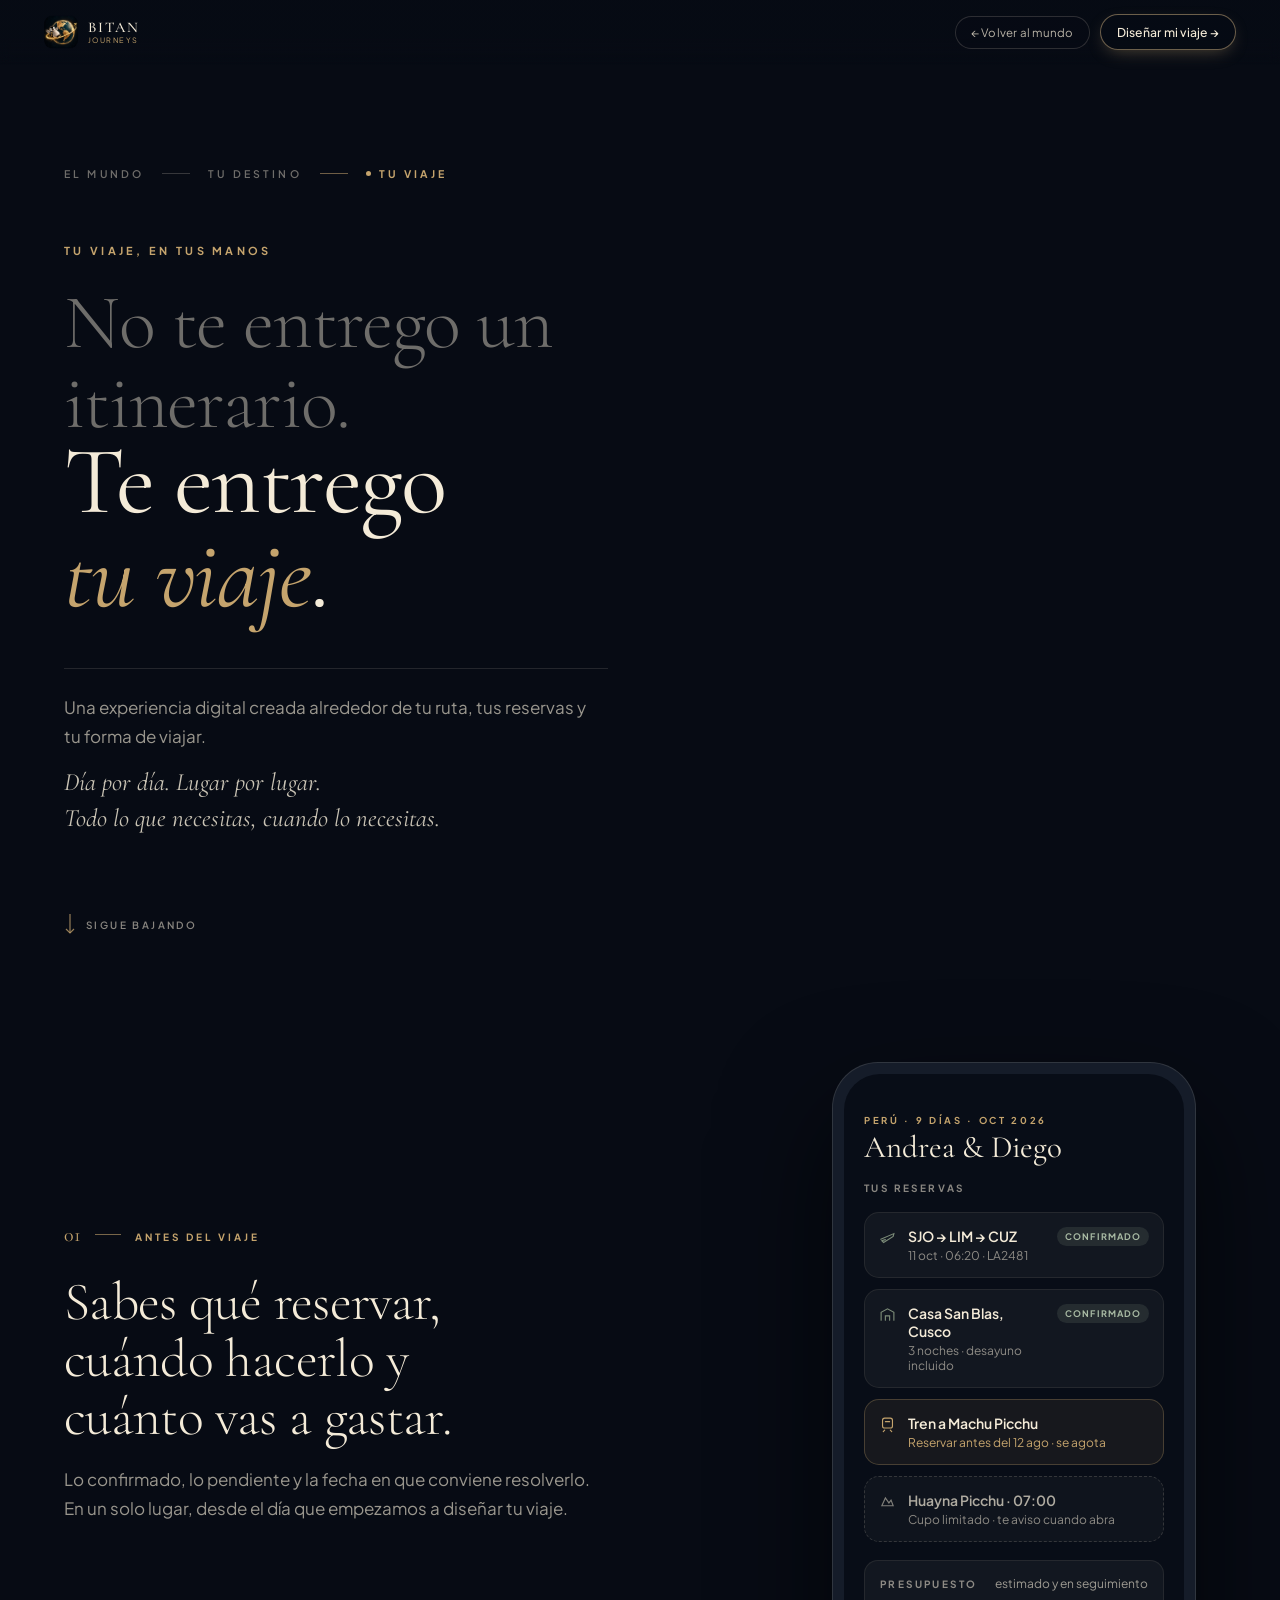
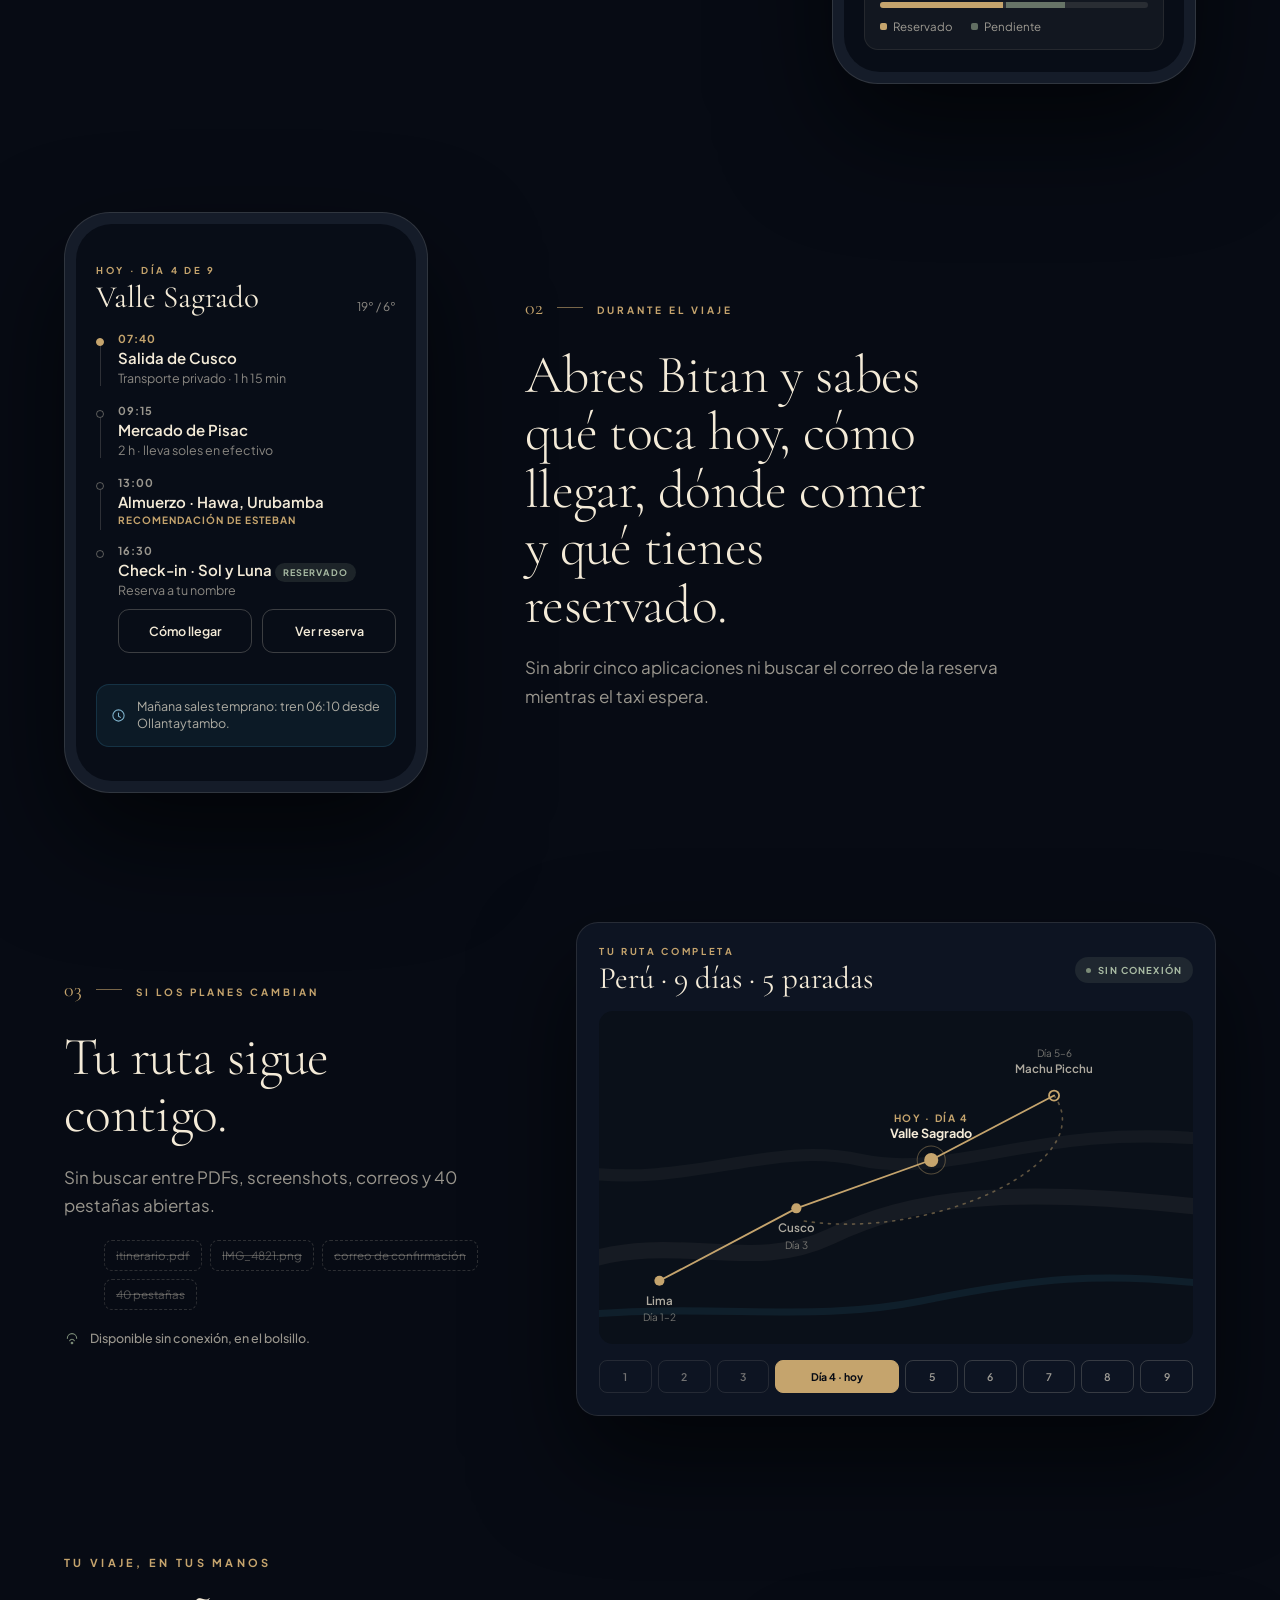
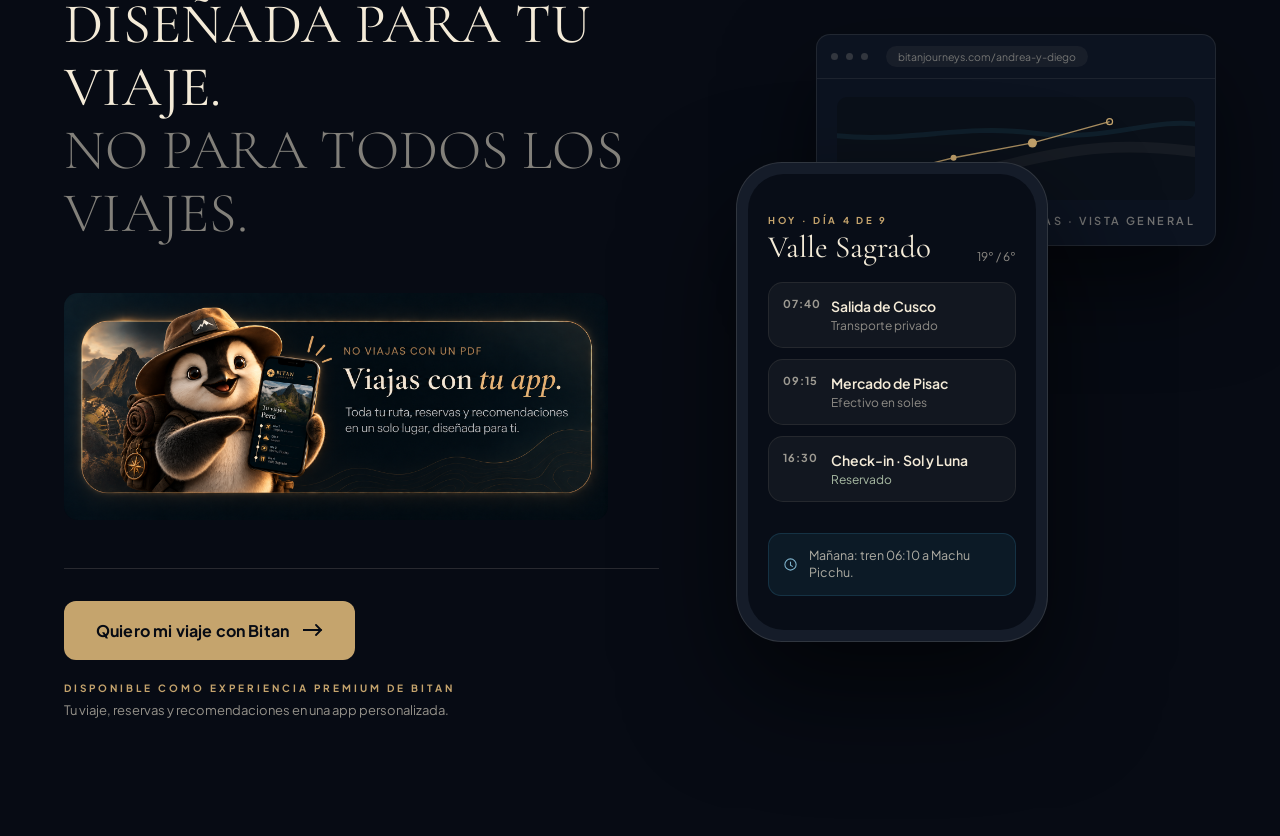
<file: experiencia/index.html>
<!doctype html>
<html lang="es">
<head>
<meta charset="utf-8">
<meta name="viewport" content="width=device-width, initial-scale=1, viewport-fit=cover">
<title>Tu viaje, en tus manos — Bitan Journeys</title>
<meta name="description" content="No te entrego un itinerario. Te entrego tu viaje: una experiencia digital personalizada, incluida en los viajes diseñados con Bitan.">
<meta name="theme-color" content="#070B14">
<link rel="icon" href="../assets/brand/bitan-icon.png">
<link rel="preconnect" href="https://fonts.googleapis.com">
<link rel="preconnect" href="https://fonts.gstatic.com" crossorigin>
<link href="https://fonts.googleapis.com/css2?family=Cormorant+Garamond:ital,wght@0,300;0,400;0,500;1,300;1,400&family=Plus+Jakarta+Sans:wght@300;400;500;600;700&display=swap" rel="stylesheet">
<link rel="stylesheet" href="css/tu-viaje-en-tus-manos.css">
<style>
  :root{ color-scheme: dark; }
  *,*::before,*::after{ box-sizing:border-box; }
  html{ scroll-behavior:smooth; }
  body{
    margin:0; background:#070B14; color:#F4EBD8;
    font-family:'Plus Jakarta Sans',system-ui,sans-serif;
    -webkit-font-smoothing:antialiased;
  }
  a{ color:inherit; }

  /* Minimal brand header — consistent with the main site, restrained on purpose */
  .bj-exp-header{
    position:sticky; top:0; z-index:30;
    display:flex; align-items:center; justify-content:space-between; gap:12px;
    padding:calc(env(safe-area-inset-top,0px) + 14px) clamp(16px,4vw,44px) 14px;
    background:linear-gradient(to bottom, rgba(7,11,20,.88) 60%, rgba(7,11,20,0));
    backdrop-filter:blur(6px); -webkit-backdrop-filter:blur(6px);
    border-bottom:1px solid transparent;
    transition:background-color .35s ease, border-color .35s ease, box-shadow .35s ease;
  }
  .bj-exp-header.is-scrolled{
    background:rgba(7,11,20,.86);
    border-bottom-color:rgba(244,235,216,.08);
    box-shadow:0 12px 28px -20px rgba(0,0,0,.65);
  }
  .bj-exp-brand{
    display:flex; align-items:center; gap:10px; text-decoration:none; color:#F4EBD8; flex-shrink:0;
  }
  .bj-exp-brand img{ width:34px; height:34px; border-radius:9px; object-fit:contain; flex-shrink:0; }
  .bj-exp-brand span{
    display:flex; flex-direction:column; line-height:1.15; text-align:left;
  }
  .bj-exp-brand b{ font-family:'Cormorant Garamond',Georgia,serif; font-size:.92rem; font-weight:500; letter-spacing:.14em; }
  .bj-exp-brand em{ font-style:normal; font-size:.46rem; letter-spacing:.2em; color:#C5A46D; }

  .bj-exp-nav{ display:flex; align-items:center; gap:10px; }

  .bj-exp-back{
    display:inline-flex; align-items:center; justify-content:center;
    padding:8px 15px; border:1px solid rgba(244,235,216,.16); border-radius:999px;
    background:rgba(7,11,20,.5); color:rgba(244,235,216,.75);
    font-size:.72rem; letter-spacing:.02em; text-decoration:none; white-space:nowrap;
    transition:border-color .25s ease, color .25s ease;
  }
  .bj-exp-back:hover{ border-color:rgba(197,164,109,.7); color:#F4EBD8; }
  .bj-exp-back__icon{ display:none; }

  .bj-exp-cta{
    display:inline-flex; align-items:center; gap:6px;
    padding:9px 16px; border-radius:999px;
    border:1px solid rgba(212,180,131,.5);
    background:rgba(7,11,20,.55); color:#F4EBD8;
    font-size:.76rem; font-weight:500; letter-spacing:.02em;
    text-decoration:none; white-space:nowrap;
    box-shadow:0 6px 18px -6px rgba(197,164,109,.4);
    transition:border-color .25s ease, box-shadow .25s ease, transform .25s ease;
  }
  .bj-exp-cta:hover{
    border-color:rgba(212,180,131,.9);
    box-shadow:0 8px 22px -6px rgba(197,164,109,.6);
    transform:translateY(-1px);
  }

  @media (max-width:639px){
    .bj-exp-back{
      width:38px; height:38px; padding:0; border-radius:50%; flex-shrink:0;
    }
    .bj-exp-back__full{ display:none; }
    .bj-exp-back__icon{ display:inline; font-size:1rem; line-height:1; }
  }
</style>
</head>
<body>

<header class="bj-exp-header" id="bj-exp-header">
  <a class="bj-exp-brand" href="../index.html">
    <img src="../assets/brand/bitan-icon.png" alt="">
    <span><b>BITAN</b><em>JOURNEYS</em></span>
  </a>
  <nav class="bj-exp-nav" aria-label="Navegación de la experiencia">
    <a class="bj-exp-back" href="../index.html" aria-label="Volver al mundo">
      <span class="bj-exp-back__full">← Volver al mundo</span>
      <span class="bj-exp-back__icon" aria-hidden="true">←</span>
    </a>
    <!-- Mismo mecanismo que "Quiero mi viaje con Bitan": navega a ../index.html#brief=1.
         Usa un fragmento (#) y no un query string (?) porque algunos servidores estáticos
         locales redirigen /index.html a /index y descartan el query string; el fragmento
         sobrevive esa redirección porque el navegador lo preserva del lado del cliente. -->
    <a class="bj-exp-cta" href="../index.html#brief=1">Diseñar mi viaje →</a>
  </nav>
</header>
<script>
(function(){
  var header = document.getElementById('bj-exp-header');
  if (!header) return;
  var onScroll = function(){ header.classList.toggle('is-scrolled', window.scrollY > 24); };
  window.addEventListener('scroll', onScroll, { passive: true });
  onScroll();
})();
</script>

<!--
  BITAN JOURNEYS — "Tu viaje, en tus manos"
  Adaptado del export aprobado en app-experience-design/ como página propia (/experiencia/).
  El CTA final reutiliza el mismo mecanismo que "Diseñar mi viaje" en la home: navega a
  ../index.html#brief=1, que la app principal detecta para entrar directo al brief existente.
-->
<section class="bj-viaje" id="tu-viaje-en-tus-manos" aria-labelledby="bj-titulo">

  <!-- ============ 1. TRANSICIÓN DESDE EL GLOBO ============ -->
  <div class="bj-wrap">
    <nav class="bj-transicion bj-reveal" aria-label="Dónde estás en el recorrido">
      <span class="bj-transicion__paso">El mundo</span>
      <span class="bj-transicion__linea" aria-hidden="true"></span>
      <span class="bj-transicion__paso">Tu destino</span>
      <span class="bj-transicion__linea bj-transicion__linea--activa" aria-hidden="true"></span>
      <span class="bj-transicion__actual" aria-current="step">
        <span class="bj-transicion__punto" aria-hidden="true"></span>Tu viaje
      </span>
    </nav>

    <!-- ============ 2. DECLARACIÓN ============ -->
    <div class="bj-declaracion">
      <p class="bj-eyebrow bj-reveal">Tu viaje, en tus manos</p>
      <h2 class="bj-sr" id="bj-titulo">No te entrego un itinerario. Te entrego tu viaje.</h2>
      <p class="bj-declaracion__negacion bj-reveal" style="--bj-delay:.08s" aria-hidden="true">No te entrego un itinerario.</p>
      <p class="bj-declaracion__afirmacion bj-reveal" style="--bj-delay:.16s" aria-hidden="true">Te entrego <em>tu viaje</em>.</p>

      <div class="bj-declaracion__apoyo bj-reveal" style="--bj-delay:.24s">
        <p class="bj-copy">Una experiencia digital creada alrededor de tu ruta, tus reservas y tu forma de viajar.</p>
        <p class="bj-serif-quote">Día por día. Lugar por lugar.<br>Todo lo que necesitas, cuando lo necesitas.</p>
      </div>

      <p class="bj-scrollhint bj-reveal" style="--bj-delay:.32s">
        <svg width="12" height="24" viewBox="0 0 12 24" fill="none" stroke="rgba(197,164,109,.75)" stroke-width="1.2" aria-hidden="true">
          <path d="M6 1v19"/><path d="M2 16l4 4 4-4"/>
        </svg>
        Sigue bajando
      </p>
    </div>
  </div>

  <!-- ============ 3. LOS TRES MOMENTOS ============ -->
  <div class="bj-wrap">
    <div class="bj-momentos">

      <!-- ---------- 01 · ANTES DEL VIAJE ---------- -->
      <article class="bj-momento bj-momento--antes">
        <div class="bj-momento__texto bj-reveal">
          <p class="bj-momento__marca">
            <span class="bj-momento__num">01</span>
            <span class="bj-momento__rule" aria-hidden="true"></span>
            <span class="bj-momento__etiqueta">Antes del viaje</span>
          </p>
          <h3 class="bj-momento__titulo">Sabes qué reservar, cuándo hacerlo y cuánto vas a gastar.</h3>
          <p class="bj-copy">Lo confirmado, lo pendiente y la fecha en que conviene resolverlo. En un solo lugar, desde el día que empezamos a diseñar tu viaje.</p>
        </div>

        <div class="bj-momento__producto bj-bleed--right bj-reveal" style="--bj-delay:.12s">
          <div class="bj-device">
            <div class="bj-screen">
              <div class="bj-app__head">
                <div>
                  <span class="bj-app__kicker">Perú · 9 días · oct 2026</span>
                  <p class="bj-app__titulo">Andrea &amp; Diego</p>
                </div>
              </div>

              <span class="bj-app__label">Tus reservas</span>
              <div class="bj-lista">
                <div class="bj-fila">
                  <svg class="bj-fila__icono" width="17" height="17" viewBox="0 0 24 24" fill="none" stroke="#7C8C78" stroke-width="1.6" stroke-linecap="round" aria-hidden="true"><path d="M2.5 14.5 21 6.5 20 10.5 6.5 19 4 16.5 9 15"/></svg>
                  <span class="bj-fila__cuerpo">
                    <span class="bj-fila__titulo">SJO → LIM → CUZ</span>
                    <span class="bj-fila__detalle">11 oct · 06:20 · LA2481</span>
                  </span>
                  <span class="bj-badge">Confirmado</span>
                </div>

                <div class="bj-fila">
                  <svg class="bj-fila__icono" width="17" height="17" viewBox="0 0 24 24" fill="none" stroke="#7C8C78" stroke-width="1.6" stroke-linecap="round" aria-hidden="true"><path d="M3 20V9l9-5 9 5v11"/><path d="M9 20v-6h6v6"/></svg>
                  <span class="bj-fila__cuerpo">
                    <span class="bj-fila__titulo">Casa San Blas, Cusco</span>
                    <span class="bj-fila__detalle">3 noches · desayuno incluido</span>
                  </span>
                  <span class="bj-badge">Confirmado</span>
                </div>

                <div class="bj-fila bj-fila--alerta">
                  <svg class="bj-fila__icono" width="17" height="17" viewBox="0 0 24 24" fill="none" stroke="#C5A46D" stroke-width="1.6" stroke-linecap="round" aria-hidden="true"><rect x="5" y="3" width="14" height="14" rx="3"/><path d="M8 20l-2 2M16 20l2 2M9 8h6"/></svg>
                  <span class="bj-fila__cuerpo">
                    <span class="bj-fila__titulo">Tren a Machu Picchu</span>
                    <span class="bj-fila__detalle">Reservar antes del 12 ago · se agota</span>
                  </span>
                </div>

                <div class="bj-fila bj-fila--pendiente">
                  <svg class="bj-fila__icono" width="17" height="17" viewBox="0 0 24 24" fill="none" stroke="rgba(244,235,216,.5)" stroke-width="1.6" stroke-linecap="round" aria-hidden="true"><path d="M4 18 9 7l5 7 3-4 3 8z"/></svg>
                  <span class="bj-fila__cuerpo">
                    <span class="bj-fila__titulo">Huayna Picchu · 07:00</span>
                    <span class="bj-fila__detalle">Cupo limitado · te aviso cuando abra</span>
                  </span>
                </div>
              </div>

              <div class="bj-presupuesto">
                <div class="bj-presupuesto__head">
                  <span class="bj-app__label">Presupuesto</span>
                  <span class="bj-presupuesto__monto">estimado y en seguimiento</span>
                </div>
                <div class="bj-barra" role="img" aria-label="Presupuesto: 46% reservado, 22% pendiente">
                  <span class="bj-barra__reservado"></span>
                  <span class="bj-barra__pendiente"></span>
                </div>
                <div class="bj-leyenda">
                  <span><span class="bj-punto bj-punto--champ" aria-hidden="true"></span>Reservado</span>
                  <span><span class="bj-punto bj-punto--sage" aria-hidden="true"></span>Pendiente</span>
                </div>
              </div>
            </div>
          </div>
        </div>
      </article>

      <!-- ---------- 02 · DURANTE EL VIAJE ---------- -->
      <article class="bj-momento bj-momento--durante">
        <div class="bj-momento__texto bj-reveal">
          <p class="bj-momento__marca">
            <span class="bj-momento__num">02</span>
            <span class="bj-momento__rule" aria-hidden="true"></span>
            <span class="bj-momento__etiqueta">Durante el viaje</span>
          </p>
          <h3 class="bj-momento__titulo">Abres Bitan y sabes qué toca hoy, cómo llegar, dónde comer y qué tienes reservado.</h3>
          <p class="bj-copy">Sin abrir cinco aplicaciones ni buscar el correo de la reserva mientras el taxi espera.</p>
        </div>

        <div class="bj-momento__producto bj-bleed--right bj-reveal" style="--bj-delay:.12s">
          <div class="bj-device">
            <div class="bj-screen">
              <div class="bj-app__head">
                <div>
                  <span class="bj-app__kicker">Hoy · Día 4 de 9</span>
                  <p class="bj-app__titulo">Valle Sagrado</p>
                </div>
                <span class="bj-app__meta">19° / 6°</span>
              </div>

              <div class="bj-timeline">
                <div class="bj-parada bj-parada--activa">
                  <span class="bj-parada__riel" aria-hidden="true"><span class="bj-parada__dot"></span><span class="bj-parada__linea"></span></span>
                  <span class="bj-parada__cuerpo">
                    <span class="bj-parada__hora">07:40</span>
                    <span class="bj-parada__titulo">Salida de Cusco</span>
                    <span class="bj-parada__detalle">Transporte privado · 1 h 15 min</span>
                  </span>
                </div>

                <div class="bj-parada">
                  <span class="bj-parada__riel" aria-hidden="true"><span class="bj-parada__dot"></span><span class="bj-parada__linea"></span></span>
                  <span class="bj-parada__cuerpo">
                    <span class="bj-parada__hora">09:15</span>
                    <span class="bj-parada__titulo">Mercado de Pisac</span>
                    <span class="bj-parada__detalle">2 h · lleva soles en efectivo</span>
                  </span>
                </div>

                <div class="bj-parada">
                  <span class="bj-parada__riel" aria-hidden="true"><span class="bj-parada__dot"></span><span class="bj-parada__linea"></span></span>
                  <span class="bj-parada__cuerpo">
                    <span class="bj-parada__hora">13:00</span>
                    <span class="bj-parada__titulo">Almuerzo · Hawa, Urubamba</span>
                    <span class="bj-parada__firma">Recomendación de Esteban</span>
                  </span>
                </div>

                <div class="bj-parada">
                  <span class="bj-parada__riel" aria-hidden="true"><span class="bj-parada__dot"></span></span>
                  <span class="bj-parada__cuerpo">
                    <span class="bj-parada__hora">16:30</span>
                    <span class="bj-parada__titulo">Check-in · Sol y Luna <span class="bj-badge">Reservado</span></span>
                    <span class="bj-parada__detalle">Reserva a tu nombre</span>
                    <span class="bj-acciones">
                      <a class="bj-accion" href="#como-llegar">Cómo llegar</a>
                      <a class="bj-accion" href="#ver-reserva">Ver reserva</a>
                    </span>
                  </span>
                </div>
              </div>

              <p class="bj-aviso">
                <svg width="15" height="15" viewBox="0 0 24 24" fill="none" stroke="#7FB3CC" stroke-width="1.7" stroke-linecap="round" aria-hidden="true"><circle cx="12" cy="12" r="9"/><path d="M12 8v5l3 2"/></svg>
                Mañana sales temprano: tren 06:10 desde Ollantaytambo.
              </p>
            </div>
          </div>
        </div>
      </article>

      <!-- ---------- 03 · SI LOS PLANES CAMBIAN ---------- -->
      <article class="bj-momento bj-momento--cambios">
        <div class="bj-momento__texto bj-reveal">
          <p class="bj-momento__marca">
            <span class="bj-momento__num">03</span>
            <span class="bj-momento__rule" aria-hidden="true"></span>
            <span class="bj-momento__etiqueta">Si los planes cambian</span>
          </p>
          <h3 class="bj-momento__titulo">Tu ruta sigue contigo.</h3>
          <p class="bj-copy">Sin buscar entre PDFs, screenshots, correos y 40 pestañas abiertas.</p>

          <ul class="bj-descartes">
            <li>itinerario.pdf</li>
            <li>IMG_4821.png</li>
            <li>correo de confirmación</li>
            <li>40 pestañas</li>
          </ul>

          <p class="bj-offline-nota">
            <svg width="16" height="16" viewBox="0 0 24 24" fill="none" stroke="#7C8C78" stroke-width="1.7" stroke-linecap="round" aria-hidden="true"><path d="M5 12.5a7 7 0 0 1 14 0"/><path d="M8.5 16a4 4 0 0 1 7 0"/><circle cx="12" cy="19.5" r="1.2" fill="#7C8C78"/></svg>
            Disponible sin conexión, en el bolsillo.
          </p>
        </div>

        <div class="bj-momento__producto bj-bleed--left bj-reveal" style="--bj-delay:.12s">
          <div class="bj-panel">
            <div class="bj-panel__head">
              <div>
                <span class="bj-app__kicker">Tu ruta completa</span>
                <p class="bj-app__titulo">Perú · 9 días · 5 paradas</p>
              </div>
              <span class="bj-offline">Sin conexión</span>
            </div>

            <svg class="bj-panel__mapa" viewBox="0 0 590 330" role="img" aria-label="Mapa de la ruta: Lima, Cusco, Valle Sagrado (hoy, día 4) y Machu Picchu">
              <path d="M-20 250C80 218 150 262 230 224S400 172 610 196" fill="none" stroke="rgba(244,235,216,.05)" stroke-width="16"/>
              <path d="M-20 160C90 176 170 128 260 148S440 110 610 128" fill="none" stroke="rgba(244,235,216,.04)" stroke-width="12"/>
              <path d="M-20 302C120 290 210 310 320 288S500 258 610 272" fill="none" stroke="rgba(45,110,138,.16)" stroke-width="7"/>
              <path d="M60 268 196 196" stroke="#C5A46D" stroke-width="1.8" stroke-linecap="round"/>
              <path d="M196 196 330 148" stroke="#C5A46D" stroke-width="1.8" stroke-linecap="round"/>
              <path d="M330 148 452 84" stroke="#C5A46D" stroke-width="1.8" stroke-linecap="round"/>
              <path d="M452 84C500 150 330 230 200 208" fill="none" stroke="rgba(197,164,109,.45)" stroke-width="1.6" stroke-dasharray="2 6" stroke-linecap="round"/>
              <circle cx="60" cy="268" r="5" fill="#C5A46D"/>
              <circle cx="196" cy="196" r="5" fill="#C5A46D"/>
              <circle cx="330" cy="148" r="7" fill="#C5A46D"/>
              <circle cx="330" cy="148" r="14" fill="none" stroke="rgba(197,164,109,.4)"/>
              <circle cx="452" cy="84" r="5" fill="none" stroke="#C5A46D" stroke-width="1.8"/>
              <text x="60" y="292" fill="rgba(244,235,216,.70)" font-family="'Plus Jakarta Sans',sans-serif" font-size="11.5" font-weight="600" text-anchor="middle">Lima</text>
              <text x="60" y="308" fill="rgba(244,235,216,.45)" font-family="'Plus Jakarta Sans',sans-serif" font-size="10" text-anchor="middle">Día 1–2</text>
              <text x="196" y="220" fill="rgba(244,235,216,.70)" font-family="'Plus Jakarta Sans',sans-serif" font-size="11.5" font-weight="600" text-anchor="middle">Cusco</text>
              <text x="196" y="236" fill="rgba(244,235,216,.45)" font-family="'Plus Jakarta Sans',sans-serif" font-size="10" text-anchor="middle">Día 3</text>
              <text x="330" y="110" fill="#C5A46D" font-family="'Plus Jakarta Sans',sans-serif" font-size="10" font-weight="700" letter-spacing="1.6" text-anchor="middle">HOY · DÍA 4</text>
              <text x="330" y="126" fill="#F4EBD8" font-family="'Plus Jakarta Sans',sans-serif" font-size="12.5" font-weight="700" text-anchor="middle">Valle Sagrado</text>
              <text x="452" y="46" fill="rgba(244,235,216,.45)" font-family="'Plus Jakarta Sans',sans-serif" font-size="10" text-anchor="middle">Día 5–6</text>
              <text x="452" y="62" fill="rgba(244,235,216,.70)" font-family="'Plus Jakarta Sans',sans-serif" font-size="11.5" font-weight="600" text-anchor="middle">Machu Picchu</text>
            </svg>

            <div class="bj-dias" role="list" aria-label="Días del viaje">
              <span class="bj-dia" role="listitem">1</span>
              <span class="bj-dia" role="listitem">2</span>
              <span class="bj-dia" role="listitem">3</span>
              <span class="bj-dia bj-dia--hoy" role="listitem">Día 4 · hoy</span>
              <span class="bj-dia bj-dia--futuro" role="listitem">5</span>
              <span class="bj-dia bj-dia--futuro" role="listitem">6</span>
              <span class="bj-dia bj-dia--futuro" role="listitem">7</span>
              <span class="bj-dia bj-dia--futuro" role="listitem">8</span>
              <span class="bj-dia bj-dia--futuro" role="listitem">9</span>
            </div>
          </div>
        </div>
      </article>

    </div>
  </div>

  <!-- ============ 4. REVEAL FINAL + CTA ============ -->
  <div class="bj-wrap bj-final">
    <div class="bj-final__grid">

      <div class="bj-reveal">
        <p class="bj-eyebrow">Tu viaje, en tus manos</p>
        <p class="bj-payoff" style="margin-top:1.5rem">
          <span class="bj-payoff__linea bj-payoff__linea--fuerte">Diseñada para tu viaje.</span>
          <span class="bj-payoff__linea bj-payoff__linea--suave">No para todos los viajes.</span>
        </p>

        <!-- ---------- Bitan: banner de la app personalizada ---------- -->
        <div class="bj-final__banner">
          <img src="../assets/brand/bitan-app-banner.png" alt="Bitan, el explorador de Bitan Journeys, sostiene tu app de viaje personalizada con la ruta a Machu Picchu, Perú: no viajas con un PDF, viajas con tu app, con toda tu ruta, reservas y recomendaciones en un solo lugar, diseñada para ti." width="1944" height="809" loading="lazy">
        </div>

        <div class="bj-cta-bloque">
          <!-- Reutiliza el mecanismo existente de "Diseñar mi viaje": la home detecta #brief=1
               (fragmento, no query string: sobrevive a redirecciones /index.html → /index) -->
          <a class="bj-cta" href="../index.html#brief=1">
            Quiero mi viaje con Bitan
            <svg width="20" height="12" viewBox="0 0 20 12" fill="none" stroke="currentColor" stroke-width="1.8" stroke-linecap="round" aria-hidden="true"><path d="M0 6h18"/><path d="M13 1l5 5-5 5"/></svg>
          </a>
          <div class="bj-cta-premium">
            <p class="bj-eyebrow">Disponible como experiencia premium de Bitan</p>
            <p class="bj-cta-micro">Tu viaje, reservas y recomendaciones en una app personalizada.</p>
          </div>
        </div>
      </div>

      <div class="bj-final__producto bj-reveal" style="--bj-delay:.14s">
        <!-- Capa de escritorio, solo visible en pantallas grandes -->
        <div class="bj-browser" aria-hidden="true">
          <div class="bj-browser__bar">
            <span class="bj-browser__dot"></span><span class="bj-browser__dot"></span><span class="bj-browser__dot"></span>
            <span class="bj-browser__url">bitanjourneys.com/andrea-y-diego</span>
          </div>
          <div class="bj-browser__body">
            <svg class="bj-browser__mapa" viewBox="0 0 436 126">
              <path d="M-10 96C70 78 130 102 210 82S350 54 446 68" fill="none" stroke="rgba(244,235,216,.05)" stroke-width="13"/>
              <path d="M-10 46C80 58 150 32 240 44S380 24 446 34" fill="none" stroke="rgba(45,110,138,.16)" stroke-width="6"/>
              <path d="M46 98 142 74 238 56 332 30" fill="none" stroke="rgba(197,164,109,.85)" stroke-width="1.6" stroke-linejoin="round"/>
              <circle cx="46" cy="98" r="3.6" fill="#C5A46D"/>
              <circle cx="142" cy="74" r="3.6" fill="#C5A46D"/>
              <circle cx="238" cy="56" r="5.5" fill="#C5A46D"/>
              <circle cx="332" cy="30" r="3.6" fill="none" stroke="#C5A46D" stroke-width="1.5"/>
            </svg>
            <p class="bj-browser__nota">Perú · 9 días · vista general</p>
          </div>
        </div>

        <div class="bj-device">
          <div class="bj-screen">
            <div class="bj-app__head">
              <div>
                <span class="bj-app__kicker">Hoy · Día 4 de 9</span>
                <p class="bj-app__titulo">Valle Sagrado</p>
              </div>
              <span class="bj-app__meta">19° / 6°</span>
            </div>
            <div class="bj-lista">
              <div class="bj-fila">
                <span class="bj-parada__hora" style="width:2.25rem;flex-shrink:0">07:40</span>
                <span class="bj-fila__cuerpo">
                  <span class="bj-fila__titulo">Salida de Cusco</span>
                  <span class="bj-fila__detalle">Transporte privado</span>
                </span>
              </div>
              <div class="bj-fila">
                <span class="bj-parada__hora" style="width:2.25rem;flex-shrink:0">09:15</span>
                <span class="bj-fila__cuerpo">
                  <span class="bj-fila__titulo">Mercado de Pisac</span>
                  <span class="bj-fila__detalle">Efectivo en soles</span>
                </span>
              </div>
              <div class="bj-fila">
                <span class="bj-parada__hora" style="width:2.25rem;flex-shrink:0">16:30</span>
                <span class="bj-fila__cuerpo">
                  <span class="bj-fila__titulo">Check-in · Sol y Luna</span>
                  <span class="bj-fila__detalle" style="color:#A9BBA4">Reservado</span>
                </span>
              </div>
            </div>
            <p class="bj-aviso">
              <svg width="15" height="15" viewBox="0 0 24 24" fill="none" stroke="#7FB3CC" stroke-width="1.7" stroke-linecap="round" aria-hidden="true"><circle cx="12" cy="12" r="9"/><path d="M12 8v5l3 2"/></svg>
              Mañana: tren 06:10 a Machu Picchu.
            </p>
          </div>
        </div>
      </div>

    </div>

  </div>

</section>

<script src="js/tu-viaje-en-tus-manos.js" defer></script>
</body>
</html>
</file>
<file: experiencia/css/tu-viaje-en-tus-manos.css>
/* ============================================================
   BITAN JOURNEYS — Sección "Tu viaje, en tus manos"
   Todo va namespaced bajo .bj-viaje para no chocar con tu CSS.
   Fuentes: Cormorant Garamond + Plus Jakarta Sans.
   Si tu sitio ya las carga, no necesitas volver a incluirlas.
   ============================================================ */

.bj-viaje {
  /* --- Paleta de marca --- */
  --bj-midnight: #070B14;
  --bj-ivory: #F4EBD8;
  --bj-champagne: #C5A46D;
  --bj-ocean: #2D6E8A;
  --bj-sage: #7C8C78;

  /* Derivados (no inventes nuevos: usa estos) */
  --bj-ivory-82: rgba(244, 235, 216, .82);
  --bj-ivory-70: rgba(244, 235, 216, .70);
  --bj-ivory-62: rgba(244, 235, 216, .62);
  --bj-ivory-55: rgba(244, 235, 216, .55);
  --bj-ivory-44: rgba(244, 235, 216, .44);
  --bj-ivory-34: rgba(244, 235, 216, .34);
  --bj-line: rgba(244, 235, 216, .12);
  --bj-card: rgba(244, 235, 216, .045);
  --bj-card-line: rgba(244, 235, 216, .08);
  --bj-sage-soft: rgba(124, 140, 120, .18);
  --bj-sage-text: #A9BBA4;
  --bj-ocean-soft: rgba(45, 110, 138, .14);
  --bj-ocean-line: rgba(45, 110, 138, .30);
  --bj-ocean-text: #7FB3CC;
  --bj-champ-soft: rgba(197, 164, 109, .08);
  --bj-champ-line: rgba(197, 164, 109, .28);

  --bj-serif: "Cormorant Garamond", Georgia, "Times New Roman", serif;
  --bj-sans: "Plus Jakarta Sans", system-ui, -apple-system, "Segoe UI", sans-serif;

  --bj-gutter: clamp(1.5rem, 5vw, 7.5rem);
  --bj-max: 1440px;
  --bj-ease: cubic-bezier(.22, .61, .36, 1);

  position: relative;
  background: var(--bj-midnight);
  color: var(--bj-ivory);
  font-family: var(--bj-sans);
  overflow-x: clip;
  padding-block: clamp(3.5rem, 8vw, 7rem) clamp(4rem, 9vw, 8rem);
  -webkit-font-smoothing: antialiased;
}

.bj-viaje *,
.bj-viaje *::before,
.bj-viaje *::after { box-sizing: border-box; }

.bj-wrap {
  max-width: var(--bj-max);
  margin-inline: auto;
  padding-inline: var(--bj-gutter);
}

/* ---------- Animación de entrada ---------- */
.bj-reveal {
  opacity: 0;
  transform: translateY(28px);
  transition: opacity .9s var(--bj-ease), transform .9s var(--bj-ease);
  transition-delay: var(--bj-delay, 0s);
  will-change: opacity, transform;
}
.bj-reveal.is-in { opacity: 1; transform: none; }

@media (prefers-reduced-motion: reduce) {
  .bj-reveal { opacity: 1; transform: none; transition: none; }
}

/* ---------- Tipografía base ---------- */
.bj-eyebrow {
  margin: 0;
  font-size: .6875rem;
  font-weight: 700;
  letter-spacing: .3em;
  text-transform: uppercase;
  color: var(--bj-champagne);
}

.bj-copy {
  margin: 0;
  font-size: clamp(.95rem, .55vw + .8rem, 1.0625rem);
  line-height: 1.68;
  color: var(--bj-ivory-62);
  max-width: 44ch;
}

.bj-serif-quote {
  margin: 0;
  font-family: var(--bj-serif);
  font-style: italic;
  font-size: clamp(1.15rem, 1vw + .95rem, 1.5625rem);
  line-height: 1.45;
  color: var(--bj-ivory-82);
}

/* ============================================================
   1. TRANSICIÓN DESDE EL GLOBO
   ============================================================ */
.bj-transicion {
  display: flex;
  align-items: center;
  gap: .75rem;
  flex-wrap: wrap;
  margin-bottom: clamp(2.5rem, 5vw, 4.5rem);
}
.bj-transicion__paso {
  font-size: .5625rem;
  font-weight: 600;
  letter-spacing: .26em;
  text-transform: uppercase;
  color: var(--bj-ivory-44);
  white-space: nowrap;
}
.bj-transicion__linea {
  display: block;
  width: 1.75rem;
  height: 1px;
  background: rgba(244, 235, 216, .20);
}
.bj-transicion__linea--activa { background: rgba(197, 164, 109, .55); }
.bj-transicion__actual {
  display: inline-flex;
  align-items: center;
  gap: .5rem;
  font-size: .5625rem;
  font-weight: 700;
  letter-spacing: .26em;
  text-transform: uppercase;
  color: var(--bj-champagne);
}
.bj-transicion__punto {
  width: 5px; height: 5px;
  border-radius: 50%;
  background: var(--bj-champagne);
}

@media (min-width: 900px) {
  .bj-transicion__paso, .bj-transicion__actual { font-size: .65625rem; letter-spacing: .3em; }
  .bj-transicion { gap: 1.125rem; }
}

/* ============================================================
   2. DECLARACIÓN
   ============================================================ */
.bj-declaracion { display: grid; gap: clamp(1.25rem, 2vw, 2rem); }

.bj-declaracion__negacion,
.bj-declaracion__afirmacion {
  margin: 0;
  font-family: var(--bj-serif);
  letter-spacing: -.015em;
  text-wrap: pretty;
}
.bj-declaracion__negacion {
  font-weight: 300;
  font-size: clamp(2.25rem, 6vw, 5.5rem);
  line-height: 1.04;
  color: var(--bj-ivory-44);
  max-width: 14ch;
}
.bj-declaracion__afirmacion {
  font-weight: 400;
  font-size: clamp(2.75rem, 7.5vw, 6.75rem);
  line-height: .98;
  color: var(--bj-ivory);
  margin-top: -.35em;
  max-width: 13ch;
}
.bj-declaracion__afirmacion em { font-style: italic; color: var(--bj-champagne); }

.bj-declaracion__apoyo {
  display: grid;
  gap: .85rem;
  padding-top: clamp(1rem, 2vw, 1.5rem);
  border-top: 1px solid var(--bj-line);
  max-width: 34rem;
  margin-top: clamp(.5rem, 1.5vw, 1.25rem);
}

.bj-scrollhint {
  display: inline-flex;
  align-items: center;
  gap: .625rem;
  margin-top: clamp(2rem, 4vw, 3.5rem);
  font-size: .625rem;
  font-weight: 600;
  letter-spacing: .24em;
  text-transform: uppercase;
  color: var(--bj-ivory-55);
}

/* ============================================================
   3. LOS TRES MOMENTOS
   ============================================================ */
.bj-momentos {
  display: grid;
  gap: clamp(4.5rem, 10vw, 9rem);
  margin-top: clamp(4rem, 9vw, 8rem);
}

.bj-momento { display: grid; gap: clamp(2rem, 4vw, 3rem); }

.bj-momento__marca {
  display: flex;
  align-items: baseline;
  gap: .875rem;
  margin: 0 0 clamp(1.25rem, 2vw, 1.875rem);
}
.bj-momento__num {
  font-family: var(--bj-serif);
  font-size: 1.25rem;
  color: var(--bj-champagne);
}
.bj-momento__rule {
  display: block;
  width: 1.625rem;
  height: 1px;
  background: rgba(197, 164, 109, .6);
  transform: translateY(-.375rem);
}
.bj-momento__etiqueta {
  font-size: .625rem;
  font-weight: 700;
  letter-spacing: .3em;
  text-transform: uppercase;
  color: var(--bj-champagne);
}
.bj-momento__titulo {
  margin: 0 0 clamp(.875rem, 2vw, 1.25rem);
  font-family: var(--bj-serif);
  font-weight: 300;
  font-size: clamp(2rem, 4.2vw, 4.125rem);
  line-height: 1.07;
  letter-spacing: -.012em;
  color: var(--bj-ivory);
  text-wrap: pretty;
  max-width: 16ch;
}

/* --- Layout escritorio: filas asimétricas alternadas --- */
@media (min-width: 900px) {
  .bj-momento {
    grid-template-columns: minmax(0, 1fr) minmax(0, 24rem);
    gap: clamp(3rem, 6vw, 7rem);
    align-items: center;
  }
  .bj-momento--durante { grid-template-columns: minmax(0, 24rem) minmax(0, 1fr); }
  .bj-momento--durante .bj-momento__texto { order: 2; }
  .bj-momento--durante .bj-momento__producto { order: 1; }
  .bj-momento--cambios { grid-template-columns: minmax(0, 1fr) minmax(0, 40rem); }
}

/* ============================================================
   4. MOCKUP DE TELÉFONO / UI DEL PRODUCTO
   ============================================================ */
.bj-device {
  width: 100%;
  max-width: 22.75rem;
  border-radius: 2.875rem;
  padding: .6875rem;
  background: #151C29;
  border: 1px solid rgba(244, 235, 216, .12);
  box-shadow: 0 3rem 6.875rem rgba(0, 0, 0, .62);
}

.bj-screen {
  border-radius: 2.25rem;
  background: #080D17;
  padding: 2.5rem 1.25rem 1.375rem;
  display: grid;
  gap: 1.125rem;
  align-content: start;
}

/* En móvil el teléfono desaparece: la UI se muestra a escala real,
   sangrada por el borde. La página se convierte en el producto. */
@media (max-width: 899px) {
  .bj-device {
    max-width: none;
    padding: 0;
    background: none;
    border: none;
    box-shadow: none;
    border-radius: 0;
  }
  .bj-screen {
    background: #0E1522;
    border: 1px solid rgba(244, 235, 216, .11);
    padding: 1.25rem;
    box-shadow: 0 1.5rem 3.75rem rgba(0, 0, 0, .5);
  }
  .bj-bleed--right {
    margin-right: calc(var(--bj-gutter) * -1);
  }
  .bj-bleed--right .bj-screen,
  .bj-bleed--right .bj-panel {
    border-radius: 1.25rem 0 0 1.25rem;
    border-right: none;
    padding-right: calc(var(--bj-gutter) + .25rem);
  }
  .bj-bleed--left {
    margin-left: calc(var(--bj-gutter) * -1);
  }
  .bj-bleed--left .bj-screen,
  .bj-bleed--left .bj-panel {
    border-radius: 0 1.25rem 1.25rem 0;
    border-left: none;
    padding-left: calc(var(--bj-gutter) + .25rem);
  }
}

/* --- Cabecera de la app --- */
.bj-app__head {
  display: flex;
  justify-content: space-between;
  align-items: flex-end;
  gap: 1rem;
}
.bj-app__kicker {
  display: block;
  font-size: .59375rem;
  font-weight: 700;
  letter-spacing: .28em;
  text-transform: uppercase;
  color: var(--bj-champagne);
  margin-bottom: .3125rem;
}
.bj-app__titulo {
  margin: 0;
  font-family: var(--bj-serif);
  font-size: clamp(1.625rem, 4vw, 1.9375rem);
  line-height: 1.08;
  color: var(--bj-ivory);
  font-weight: 400;
}
.bj-app__meta { font-size: .75rem; color: var(--bj-ivory-55); }

.bj-app__label {
  font-size: .625rem;
  font-weight: 700;
  letter-spacing: .24em;
  text-transform: uppercase;
  color: var(--bj-ivory-55);
}

/* --- Filas de reserva --- */
.bj-lista { display: grid; gap: .6875rem; }

.bj-fila {
  display: flex;
  gap: .75rem;
  align-items: flex-start;
  padding: .875rem;
  border-radius: .9375rem;
  background: var(--bj-card);
  border: 1px solid var(--bj-card-line);
}
.bj-fila__icono { flex-shrink: 0; margin-top: .125rem; }
.bj-fila__cuerpo { display: grid; gap: .1875rem; flex-grow: 1; min-width: 0; }
.bj-fila__titulo { font-size: .875rem; font-weight: 600; color: var(--bj-ivory); }
.bj-fila__detalle { font-size: .75rem; color: var(--bj-ivory-55); }
.bj-fila--alerta {
  background: var(--bj-champ-soft);
  border-color: var(--bj-champ-line);
}
.bj-fila--alerta .bj-fila__detalle { color: var(--bj-champagne); }
.bj-fila--pendiente {
  background: rgba(244, 235, 216, .03);
  border-style: dashed;
  border-color: rgba(244, 235, 216, .16);
}
.bj-fila--pendiente .bj-fila__titulo { color: var(--bj-ivory-70); }

.bj-badge {
  flex-shrink: 0;
  font-size: .5625rem;
  font-weight: 700;
  letter-spacing: .12em;
  text-transform: uppercase;
  color: var(--bj-sage-text);
  background: var(--bj-sage-soft);
  padding: .25rem .5rem;
  border-radius: 1.25rem;
  white-space: nowrap;
}

/* --- Presupuesto --- */
.bj-presupuesto {
  display: grid;
  gap: .6875rem;
  padding: .9375rem;
  border-radius: .875rem;
  background: var(--bj-card);
  border: 1px solid var(--bj-card-line);
}
.bj-presupuesto__head { display: flex; justify-content: space-between; align-items: baseline; gap: 1rem; }
.bj-presupuesto__monto { font-size: .75rem; color: var(--bj-ivory-62); }
.bj-barra {
  display: flex;
  gap: 3px;
  height: 6px;
  border-radius: 4px;
  overflow: hidden;
  background: rgba(244, 235, 216, .10);
}
.bj-barra__reservado { width: 46%; background: var(--bj-champagne); }
.bj-barra__pendiente { width: 22%; background: rgba(124, 140, 120, .75); }
.bj-leyenda { display: flex; gap: 1.125rem; flex-wrap: wrap; }
.bj-leyenda span {
  display: inline-flex;
  align-items: center;
  gap: .375rem;
  font-size: .71875rem;
  color: var(--bj-ivory-62);
}
.bj-punto { width: 7px; height: 7px; border-radius: 2px; }
.bj-punto--champ { background: var(--bj-champagne); }
.bj-punto--sage { background: rgba(124, 140, 120, .75); }

/* --- Timeline del día --- */
.bj-timeline { display: grid; }
.bj-parada { display: flex; gap: .875rem; align-items: flex-start; }
.bj-parada__riel {
  display: flex;
  flex-direction: column;
  align-items: center;
  width: 8px;
  flex-shrink: 0;
  padding-top: .375rem;
}
.bj-parada__dot {
  width: 8px; height: 8px;
  border-radius: 50%;
  border: 1px solid rgba(244, 235, 216, .35);
}
.bj-parada--activa .bj-parada__dot { background: var(--bj-champagne); border-color: var(--bj-champagne); }
.bj-parada__linea {
  width: 1px;
  flex-grow: 1;
  min-height: 2.5rem;
  background: rgba(244, 235, 216, .16);
}
.bj-parada__cuerpo { display: grid; gap: .1875rem; padding-bottom: 1.125rem; flex-grow: 1; min-width: 0; }
.bj-parada:last-child .bj-parada__cuerpo { padding-bottom: 0; }
.bj-parada__hora {
  font-size: .6875rem;
  font-weight: 700;
  letter-spacing: .08em;
  color: var(--bj-ivory-62);
}
.bj-parada--activa .bj-parada__hora { color: var(--bj-champagne); }
.bj-parada__titulo { font-size: .9375rem; font-weight: 600; color: var(--bj-ivory); }
.bj-parada__detalle { font-size: .78125rem; color: var(--bj-ivory-55); }
.bj-parada__firma {
  font-size: .625rem;
  font-weight: 700;
  letter-spacing: .1em;
  text-transform: uppercase;
  color: var(--bj-champagne);
}

.bj-acciones { display: flex; gap: .625rem; margin-top: .5rem; }
.bj-accion {
  flex: 1 1 0;
  text-align: center;
  padding: .8125rem .625rem;
  border-radius: .6875rem;
  border: 1px solid rgba(244, 235, 216, .22);
  font-size: .78125rem;
  font-weight: 600;
  text-decoration: none;
  color: var(--bj-ivory);
  min-height: 44px;
  display: flex;
  align-items: center;
  justify-content: center;
  transition: border-color .25s var(--bj-ease), background-color .25s var(--bj-ease);
}
.bj-accion:hover,
.bj-accion:focus-visible { border-color: var(--bj-champagne); background: rgba(197, 164, 109, .08); }

.bj-aviso {
  display: flex;
  gap: .6875rem;
  align-items: center;
  padding: .8125rem .875rem;
  border-radius: .8125rem;
  background: var(--bj-ocean-soft);
  border: 1px solid var(--bj-ocean-line);
  font-size: .78125rem;
  line-height: 1.4;
  color: var(--bj-ivory-70);
}
.bj-aviso svg { flex-shrink: 0; }

/* ============================================================
   5. PANEL DE RUTA (momento 03)
   ============================================================ */
.bj-panel {
  display: grid;
  gap: 1rem;
  padding: 1.375rem;
  border-radius: 1.375rem;
  background: #0D1422;
  border: 1px solid rgba(244, 235, 216, .11);
  box-shadow: 0 2.875rem 6.25rem rgba(0, 0, 0, .6);
}
.bj-panel__head {
  display: flex;
  justify-content: space-between;
  align-items: center;
  gap: 1rem;
  flex-wrap: wrap;
}
.bj-panel__mapa { display: block; width: 100%; height: auto; border-radius: .875rem; background: #0A1019; }

.bj-offline {
  display: inline-flex;
  align-items: center;
  gap: .4375rem;
  font-size: .59375rem;
  font-weight: 700;
  letter-spacing: .12em;
  text-transform: uppercase;
  color: var(--bj-sage-text);
  background: rgba(124, 140, 120, .16);
  padding: .4375rem .6875rem;
  border-radius: 1.25rem;
  white-space: nowrap;
}
.bj-offline::before {
  content: "";
  width: 5px; height: 5px;
  border-radius: 50%;
  background: var(--bj-sage);
}

.bj-dias { display: flex; gap: .375rem; }
.bj-dia {
  flex: 1 1 0;
  text-align: center;
  font-size: .65625rem;
  font-weight: 600;
  color: var(--bj-ivory-44);
  padding: .5625rem 0;
  border-radius: .5rem;
  border: 1px solid rgba(244, 235, 216, .10);
}
.bj-dia--futuro { color: var(--bj-ivory-62); border-color: rgba(244, 235, 216, .18); }
.bj-dia--hoy {
  flex-grow: 2.4;
  color: var(--bj-midnight);
  background: var(--bj-champagne);
  border-color: var(--bj-champagne);
  font-weight: 700;
  white-space: nowrap;
}

/* Fichas del "modo viejo" */
.bj-descartes { display: flex; flex-wrap: wrap; gap: .5rem; margin-top: 1.25rem; }
.bj-descartes li {
  list-style: none;
  font-size: .71875rem;
  color: var(--bj-ivory-34);
  border: 1px dashed rgba(244, 235, 216, .16);
  border-radius: .5rem;
  padding: .4375rem .6875rem;
  text-decoration: line-through;
  text-decoration-color: rgba(244, 235, 216, .28);
}

.bj-offline-nota {
  display: flex;
  align-items: center;
  gap: .625rem;
  margin-top: 1.25rem;
  font-size: .78125rem;
  font-weight: 500;
  color: var(--bj-ivory-62);
}

/* ============================================================
   6. REVEAL FINAL + CTA
   ============================================================ */
.bj-final { margin-top: clamp(5rem, 11vw, 10rem); }

.bj-final__grid { display: grid; gap: clamp(2.5rem, 5vw, 4rem); align-items: center; }

@media (min-width: 900px) {
  .bj-final__grid { grid-template-columns: minmax(0, 1fr) minmax(0, 30rem); gap: clamp(3rem, 6vw, 6rem); }
}

.bj-payoff { margin: 0; }
.bj-payoff__linea {
  display: block;
  font-family: var(--bj-serif);
  font-size: clamp(1.875rem, 4.4vw, 4rem);
  line-height: 1.12;
  letter-spacing: .005em;
  text-transform: uppercase;
}
.bj-payoff__linea--fuerte { font-weight: 400; color: var(--bj-ivory); }
.bj-payoff__linea--suave { font-weight: 300; color: rgba(244, 235, 216, .52); }

.bj-cta-bloque {
  display: grid;
  justify-items: start;
  gap: 1.375rem;
  margin-top: clamp(2.25rem, 4vw, 3rem);
  padding-top: clamp(1.75rem, 3vw, 2rem);
  border-top: 1px solid rgba(244, 235, 216, .14);
}

.bj-cta {
  display: inline-flex;
  align-items: center;
  justify-content: center;
  gap: .875rem;
  padding: 1.1875rem 2rem;
  min-height: 56px;
  border-radius: .75rem;
  background: var(--bj-champagne);
  color: var(--bj-midnight);
  font-size: clamp(.9375rem, .4vw + .85rem, 1rem);
  font-weight: 700;
  letter-spacing: .01em;
  text-decoration: none;
  transition: transform .3s var(--bj-ease), background-color .3s var(--bj-ease);
}
.bj-cta:hover,
.bj-cta:focus-visible { background: #D9BC88; }
.bj-cta:hover { transform: translateY(-2px); }
.bj-cta svg { flex-shrink: 0; }

.bj-cta-micro {
  margin: 0;
  font-size: .8125rem;
  line-height: 1.6;
  color: rgba(244, 235, 216, .60);
  max-width: 40ch;
}

.bj-cta-premium { display: flex; flex-direction: column; gap: .375rem; }
.bj-cta-premium .bj-eyebrow { font-size: .625rem; }

@media (max-width: 899px) {
  .bj-cta-bloque { justify-items: stretch; }
  .bj-cta { width: 100%; }
  .bj-cta-micro { text-align: center; }
  .bj-cta-premium { text-align: center; }
}

/* --- Banner de la app personalizada (Bitan + producto) --- */
.bj-final__banner { margin-top: clamp(2rem, 4vw, 3rem); }
.bj-final__banner img {
  display: block;
  width: 100%;
  max-width: 34rem;
  height: auto;
  border-radius: .875rem;
}

@media (max-width: 899px) {
  .bj-final__banner img { max-width: none; }
}

/* --- Capa de escritorio detrás del teléfono (solo ≥1200px) --- */
.bj-final__producto { position: relative; display: flex; justify-content: center; }
.bj-browser { display: none; }

/* En móvil la UI ya se mostró tres veces: el cierre es tipografía,
   Bitan y CTA. Menos scroll, más fuerza. */
@media (max-width: 899px) {
  .bj-final__producto { display: none; }
}

@media (min-width: 1200px) {
  .bj-final__producto { justify-content: flex-start; padding-block: 2rem 0; }
  .bj-browser {
    display: block;
    position: absolute;
    top: 0;
    left: 5rem;
    width: 25rem;
    border-radius: .875rem;
    background: #0C1320;
    border: 1px solid rgba(244, 235, 216, .09);
    overflow: hidden;
    box-shadow: 0 2.5rem 5.625rem rgba(0, 0, 0, .5);
  }
  .bj-browser__bar {
    display: flex;
    align-items: center;
    gap: .5rem;
    padding: .6875rem .875rem;
    border-bottom: 1px solid rgba(244, 235, 216, .07);
  }
  .bj-browser__dot { width: 7px; height: 7px; border-radius: 50%; background: rgba(244, 235, 216, .16); }
  .bj-browser__url {
    margin-left: .625rem;
    font-size: .65625rem;
    color: rgba(244, 235, 216, .42);
    background: rgba(244, 235, 216, .05);
    padding: .25rem .75rem;
    border-radius: 1.25rem;
  }
  .bj-browser__body { padding: 1.125rem 1.25rem; display: grid; gap: .875rem; }
  .bj-browser__mapa { display: block; width: 100%; height: auto; border-radius: .625rem; background: #0A1019; }
  .bj-browser__nota {
    margin: 0;
    font-size: .6875rem;
    font-weight: 600;
    letter-spacing: .22em;
    text-transform: uppercase;
    color: var(--bj-ivory-44);
    text-align: right;
  }

  .bj-final__producto .bj-device {
    position: relative;
    z-index: 2;
    margin-top: 6rem;
    max-width: 19.5rem;
  }
}

/* ---------- Accesibilidad ---------- */
.bj-viaje :focus-visible {
  outline: 2px solid var(--bj-champagne);
  outline-offset: 3px;
  border-radius: 4px;
}
.bj-sr {
  position: absolute;
  width: 1px; height: 1px;
  padding: 0; margin: -1px;
  overflow: hidden;
  clip: rect(0 0 0 0);
  white-space: nowrap;
  border: 0;
}
</file>
